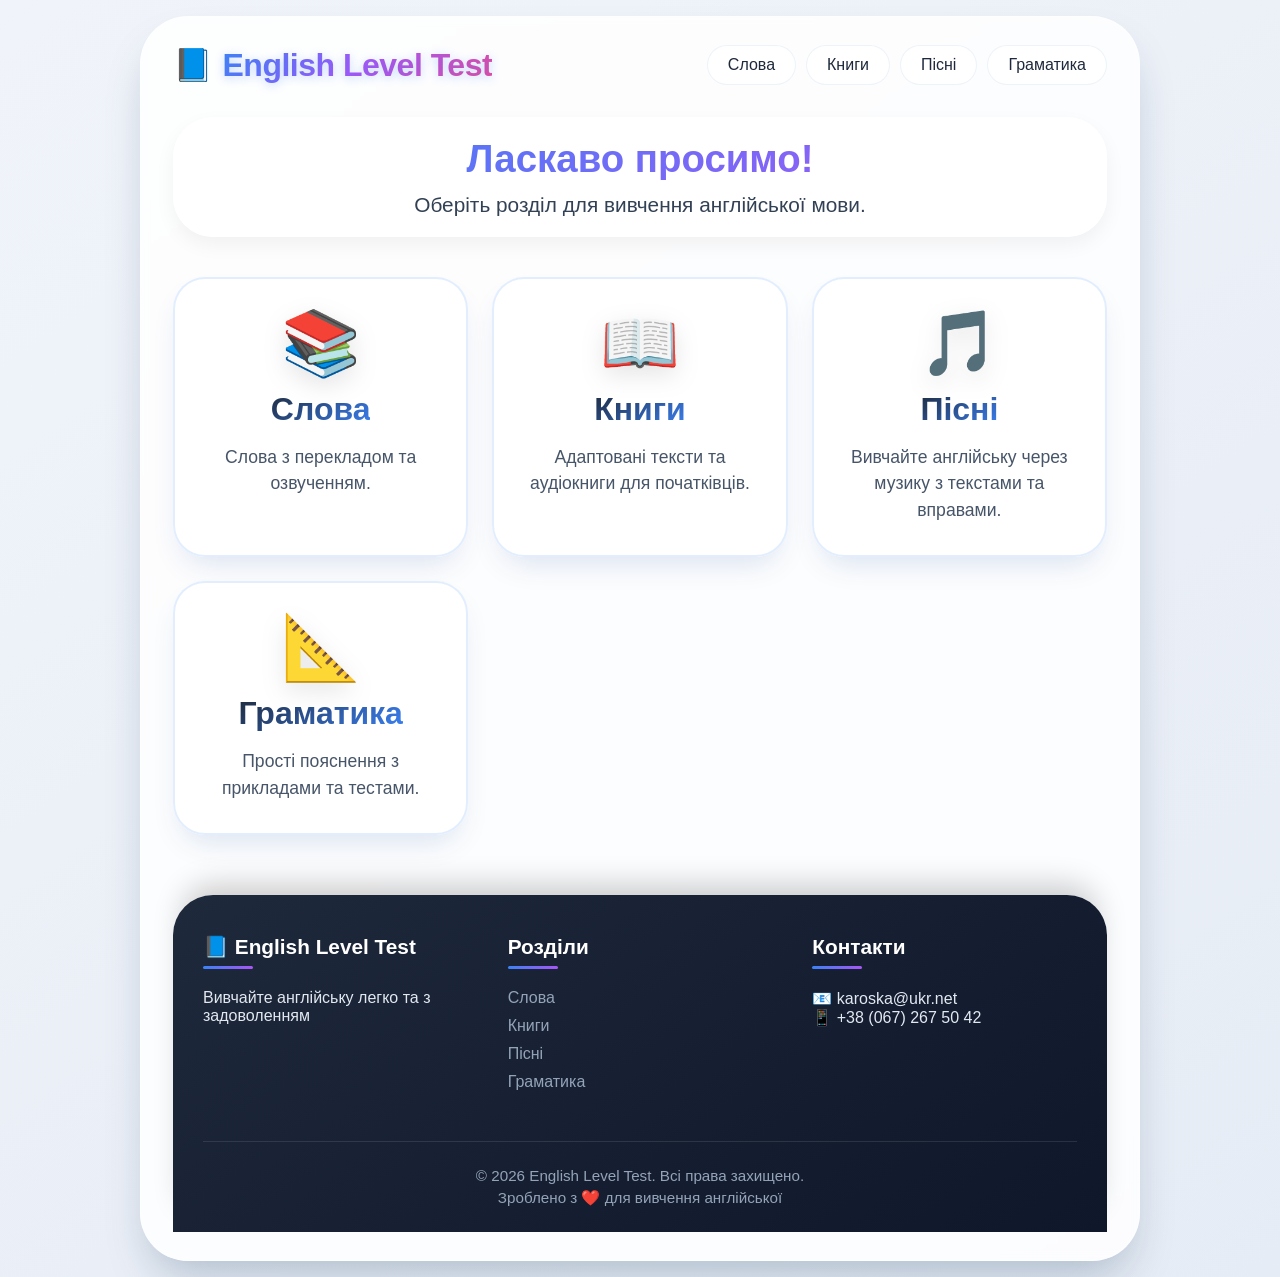
<file: index.html>
<!DOCTYPE html>
<html lang="uk">
<head>
    <meta charset="UTF-8">
    <meta name="viewport" content="width=device-width, initial-scale=1.0">
    <title>English A1 – Головна</title>
    <link rel="stylesheet" href="css/style.css">
</head>
<body>
    <div class="container">
        <header>
            <div class="header-left">
                <h1 class="logo">
                    <a href="index.html">📘 <span class="logo-text">English Level Test</span></a>
                </h1>
            </div>
            
            <!-- Гамбургер-меню (тільки для мобільних) -->
            <div class="hamburger-menu">
                <input id="menu-toggle" type="checkbox" />
                <label class="menu-btn" for="menu-toggle">
                    <span></span>
                </label>
                
                <!-- Навігаційне меню -->
                <nav class="menu-nav">
                    <ul>
                        <li><a href="../English-Level-Test/english-learning-words/index.html">Слова</a></li>
                        <li><a href="./english-learning-book/index.html">Книги</a></li>
                        <li><a href="songs.html">Пісні</a></li>
                        <li><a href="grammar.html">Граматика</a></li>
                    </ul>
                </nav>
            </div>
        </header>

        <main>
            <section class="intro">
                <h2>Ласкаво просимо!</h2>
                <p>Оберіть розділ для вивчення англійської мови.</p>
            </section>

            <div class="menu-grid">
                <!-- Картка Слова -->
                <a href="../English-Level-Test/english-learning-words/index.html" class="menu-card">
                    <div class="menu-icon">📚</div>
                    <h3>Слова</h3>
                    <p>Слова з перекладом та озвученням.</p>
                </a>

                <!-- Картка Книги -->
                <a href="./english-learning-book/index.html" class="menu-card">
                    <div class="menu-icon">📖</div>
                    <h3>Книги</h3>
                    <p>Адаптовані тексти та аудіокниги для початківців.</p>
                </a>

                <!-- Картка Пісні -->
                <a href="songs.html" class="menu-card">
                    <div class="menu-icon">🎵</div>
                    <h3>Пісні</h3>
                    <p>Вивчайте англійську через музику з текстами та вправами.</p>
                </a>

                <!-- Картка Граматика -->
                <a href="grammar.html" class="menu-card">
                    <div class="menu-icon">📐</div>
                    <h3>Граматика</h3>
                    <p>Прості пояснення з прикладами та тестами.</p>
                </a>
            </div>
        </main>

        <footer>
            <div class="footer-content">
                <div class="footer-section">
                    <h4>📘 English Level Test</h4>
                    <p>Вивчайте англійську легко та з задоволенням</p>
                </div>
                <div class="footer-section">
                    <h4>Розділи</h4>
                    <ul>
                        <li><a href="words.html">Слова</a></li>
                        <li><a href="books.html">Книги</a></li>
                        <li><a href="songs.html">Пісні</a></li>
                        <li><a href="grammar.html">Граматика</a></li>
                    </ul>
                </div>
                <div class="footer-section">
                    <h4>Контакти</h4>
                    <p>📧 karoska@ukr.net</p>
                    <p>📱 +38 (067) 267 50 42</p>
                </div>
            </div>
            <div class="footer-bottom">
                <p>&copy; 2026 English Level Test. Всі права захищено.</p>
                <p>Зроблено з ❤️ для вивчення англійської</p>
            </div>
        </footer>
    </div>
</body>
</html>
</file>
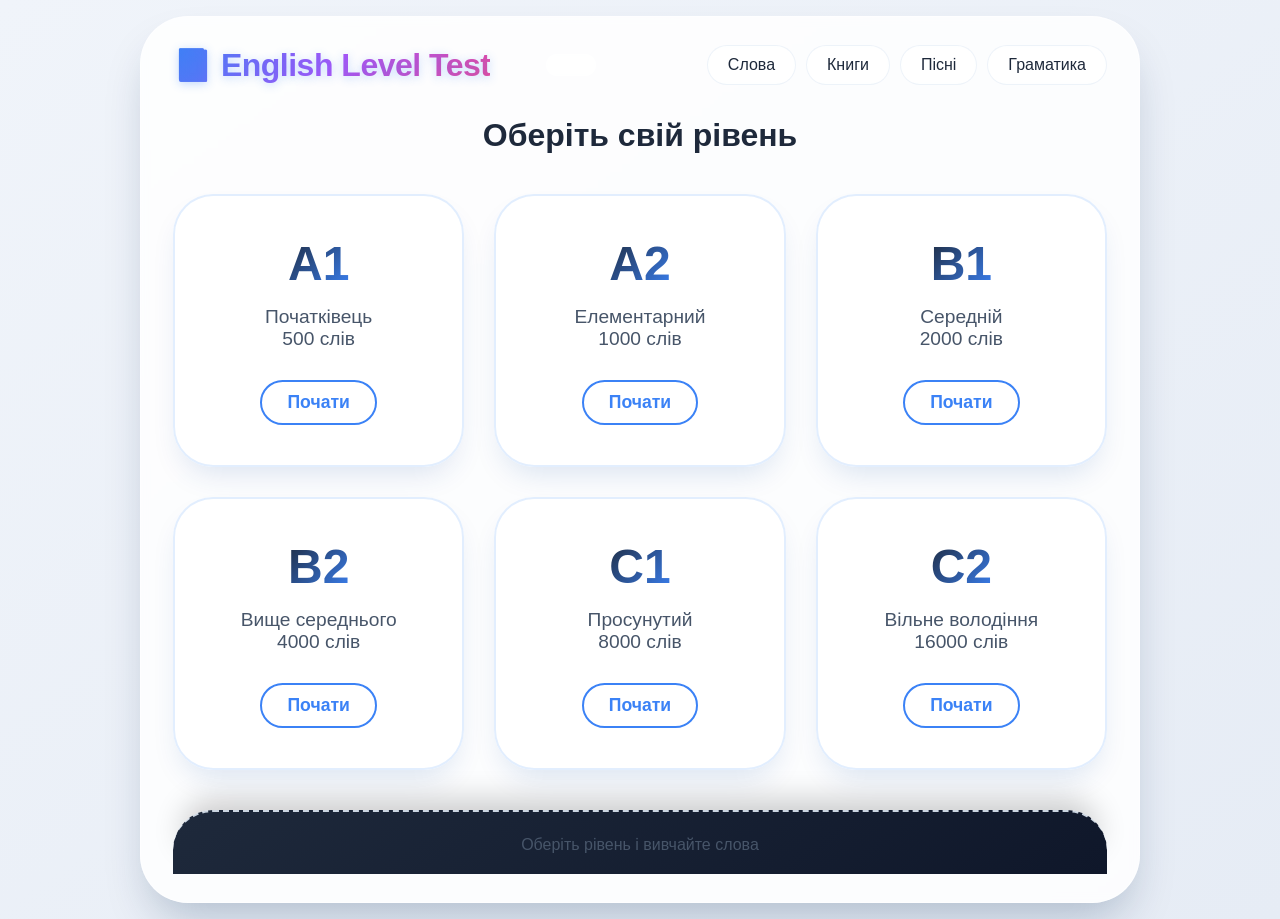
<file: english-learning-words/index.html>
<!DOCTYPE html>
<html lang="uk">
<head>
    <meta charset="UTF-8">
    <meta name="viewport" content="width=device-width, initial-scale=1.0">
    <title>Рівні англійської мови</title>
    <link rel="stylesheet" href="../css/style.css">
    <link rel="stylesheet" href="css/style.css">
    <style>
        /* Стилі тільки для головної сторінки */
        .levels-grid {
            display: grid;
            grid-template-columns: repeat(auto-fit, minmax(260px, 1fr));
            gap: 30px;
            margin: 40px 0 20px;
        }

        .level-card {
            background: rgba(255, 255, 255, 0.8);
            backdrop-filter: blur(8px);
            border-radius: 40px;
            padding: 40px 20px;
            text-align: center;
            text-decoration: none;
            color: #1e293b;
            border: 2px solid rgba(219, 234, 254, 0.8);
            box-shadow: 0 15px 30px -10px rgba(0, 67, 156, 0.15);
            transition: all 0.3s ease;
            display: flex;
            flex-direction: column;
            align-items: center;
            gap: 15px;
        }

        .level-card:hover {
            transform: translateY(-8px);
            border-color: #3b82f6;
            box-shadow: 0 25px 40px -10px #3b82f6;
        }

        .level-card h2 {
            font-size: 3rem;
            font-weight: 700;
            background: linear-gradient(135deg, #1e293b, #3b82f6);
            -webkit-background-clip: text;
            -webkit-text-fill-color: transparent;
            background-clip: text;
            margin: 0;
        }

        .level-card p {
            font-size: 1.2rem;
            color: #475569;
            margin: 0;
        }

        .level-card .btn {
            margin-top: 15px;
            background: white;
            color: #3b82f6;
            border: 2px solid #3b82f6;
            box-shadow: none;
            padding: 10px 25px;
        }

        .level-card:hover .btn {
            background: #3b82f6;
            color: white;
        }

        @media (max-width: 600px) {
            .levels-grid {
                gap: 20px;
            }
            .level-card {
                padding: 30px 15px;
            }
            .level-card h2 {
                font-size: 2.4rem;
            }
        }
    </style>
</head>
<body>
    <div class="container">
        <header>
            <h1 class="logo">
                <a href="../index.html">📘 English Level Test</a>
            </h1>
            <div class="scoreboard" style="background: transparent; box-shadow: none;"></div>
            <div class="controls"></div>

                    <!-- Гамбургер-меню (тільки для мобільних) -->
            <div class="hamburger-menu">
                <input id="menu-toggle" type="checkbox" />
                <label class="menu-btn" for="menu-toggle">
                    <span></span>
                </label>
                
                <!-- Навігаційне меню -->
                <nav class="menu-nav">
                    <ul>
                        <li><a href="../english-learning-words/index.html">Слова</a></li>
                        <li><a href="../english-learning-book/index.html">Книги</a></li>
                        <li><a href="songs.html">Пісні</a></li>
                        <li><a href="grammar.html">Граматика</a></li>
                    </ul>
                </nav>
            </div>    
        </header>

        <main>
            <h2 style="text-align: center; font-size: 2rem; margin: 20px 0; color: #1e293b;">Оберіть свій рівень</h2>
            <div class="levels-grid">
                <a href="pages/a1.html" class="level-card">
                    <h2>A1</h2>
                    <p>Початківець<br>500 слів</p>
                    <span class="btn">Почати</span>
                </a>
                <a href="pages/a2.html" class="level-card">
                    <h2>A2</h2>
                    <p>Елементарний<br>1000 слів</p>
                    <span class="btn">Почати</span>
                </a>
                <a href="pages/b1.html" class="level-card">
                    <h2>B1</h2>
                    <p>Середній<br>2000 слів</p>
                    <span class="btn">Почати</span>
                </a>
                <a href="pages/b2.html" class="level-card">
                    <h2>B2</h2>
                    <p>Вище середнього<br>4000 слів</p>
                    <span class="btn">Почати</span>
                </a>
                <a href="pages/c1.html" class="level-card">
                    <h2>C1</h2>
                    <p>Просунутий<br>8000 слів</p>
                    <span class="btn">Почати</span>
                </a>
                <a href="pages/c2.html" class="level-card">
                    <h2>C2</h2>
                    <p>Вільне володіння<br>16000 слів</p>
                    <span class="btn">Почати</span>
                </a>
            </div>
        </main>

        <footer>
            <p>Оберіть рівень і вивчайте слова</p>
        </footer>
    </div>
</body>
</html>
</file>
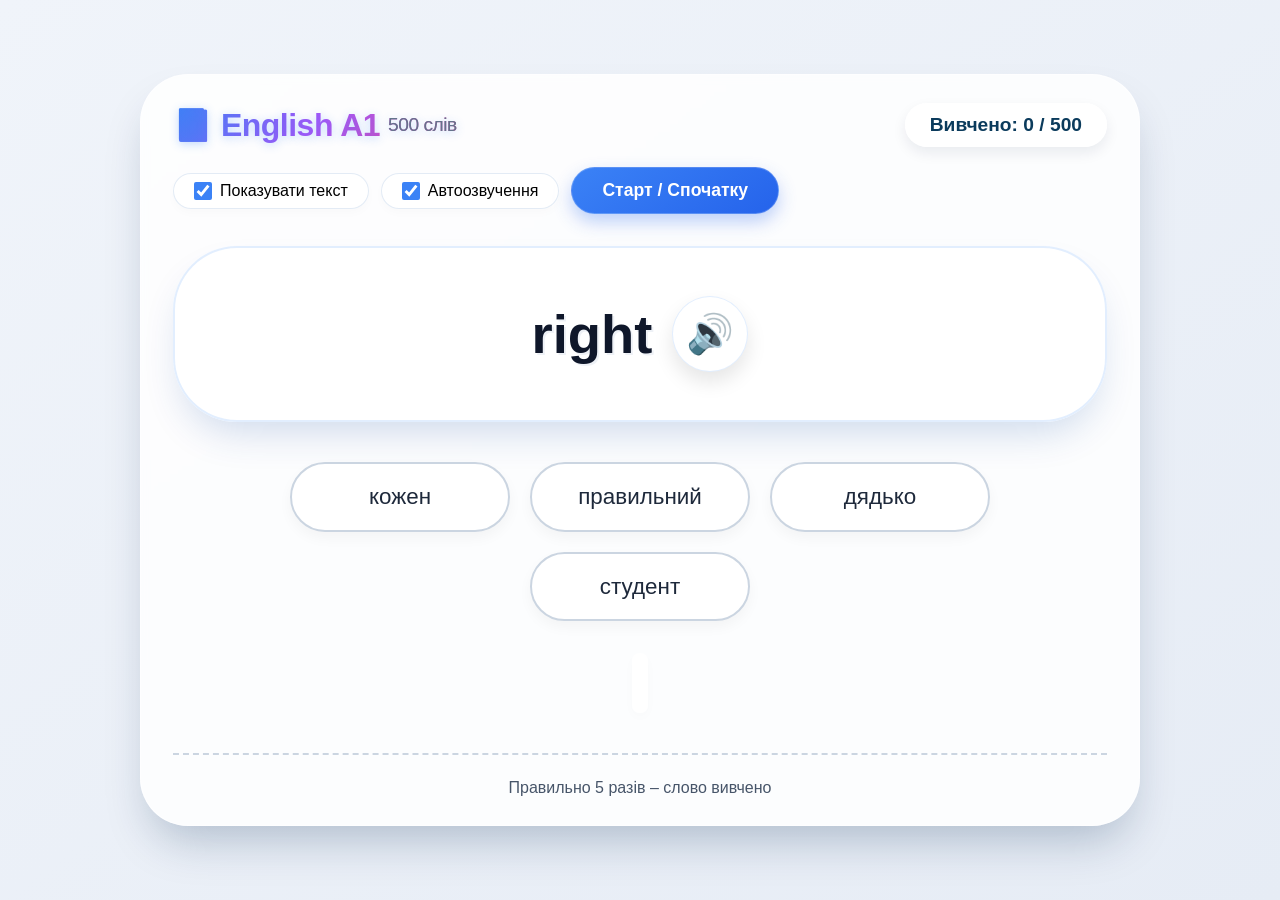
<file: english-learning-words/pages/a1.html>
<!DOCTYPE html>
<html lang="uk">
<head>
    <meta charset="UTF-8">
    <meta name="viewport" content="width=device-width, initial-scale=1.0">
    <title>Англійська A1 – 500 слів</title>
    <link rel="stylesheet" href="../css/style.css">
</head>
<body>
    <div class="container">
        <header>
            <h1 class="logo">
                <a href="../index.html">📘 English A1 <span class="logo-sub">500 слів</span></a>
            </h1>
            <div class="scoreboard">
                <span>Вивчено: <span id="learned-count">0</span> / <span id="total-words">500</span></span>
            </div>
            <div class="controls">
                <label class="toggle-text">
                    <input type="checkbox" id="show-text" checked> Показувати текст
                </label>
                <label class="toggle-text">
                    <input type="checkbox" id="auto-speak" checked> Автоозвучення
                </label>
                <button id="reset-btn" class="btn">Старт / Спочатку</button>
            </div>
        </header>

        <main>
            <div class="word-card">
                <div class="english-word" id="english-word-container">
                    <span id="english-word"></span>
                    <button id="speak-btn" class="speak-btn" aria-label="Прослухати">🔊</button>
                </div>
            </div>

            <div class="options" id="options">
                <!-- 4 кнопки будуть додані через JS -->
            </div>

            <div class="message" id="message"></div>
        </main>

        <footer>
            <p>Правильно 5 разів – слово вивчено</p>
        </footer>
    </div>

    <script src="../js/a1-words.js"></script>
    <script src="../js/main.js"></script>
</body>
</html>
</file>
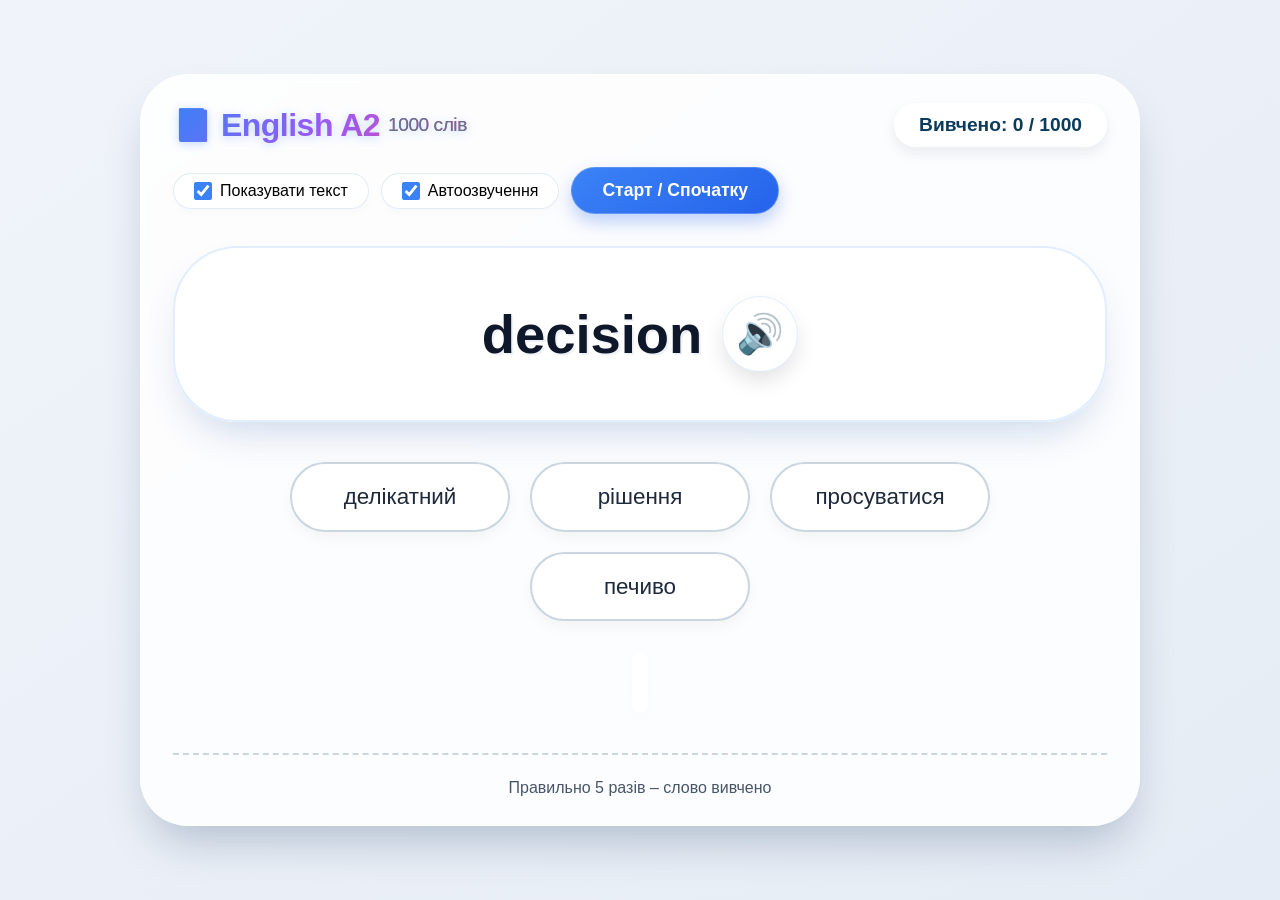
<file: english-learning-words/pages/a2.html>
<!DOCTYPE html>
<html lang="uk">
<head>
    <meta charset="UTF-8">
    <meta name="viewport" content="width=device-width, initial-scale=1.0">
    <title>Англійська A2 – 1000 слів</title>
    <link rel="stylesheet" href="../css/style.css">
</head>
<body>
    <div class="container">
        <header>
            <h1 class="logo">
                <a href="../index.html">📘 English A2 <span class="logo-sub">1000 слів</span></a>
            </h1>
            <div class="scoreboard">
                <span>Вивчено: <span id="learned-count">0</span> / <span id="total-words">500</span></span>
            </div>
            <div class="controls">
                <label class="toggle-text">
                    <input type="checkbox" id="show-text" checked> Показувати текст
                </label>
                <label class="toggle-text">
                    <input type="checkbox" id="auto-speak" checked> Автоозвучення
                </label>
                <button id="reset-btn" class="btn">Старт / Спочатку</button>
            </div>
        </header>

        <main>
            <div class="word-card">
                <div class="english-word" id="english-word-container">
                    <span id="english-word"></span>
                    <button id="speak-btn" class="speak-btn" aria-label="Прослухати">🔊</button>
                </div>
            </div>

            <div class="options" id="options">
                <!-- 4 кнопки будуть додані через JS -->
            </div>

            <div class="message" id="message"></div>
        </main>

        <footer>
            <p>Правильно 5 разів – слово вивчено</p>
        </footer>
    </div>

    <script src="../js/a2-words.js"></script>
    <script src="../js/main.js"></script>
</body>
</html>
</file>
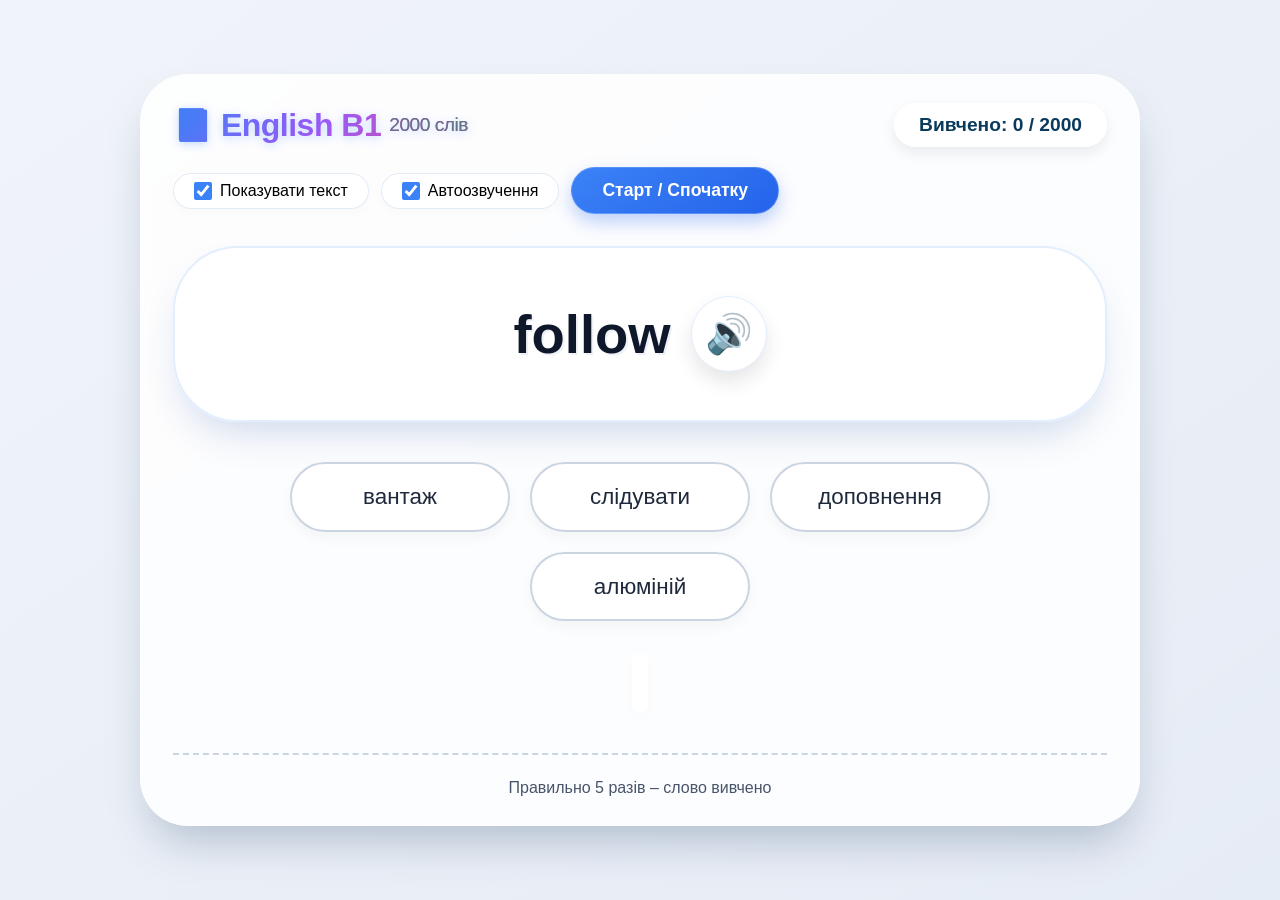
<file: english-learning-words/pages/b1.html>
<!DOCTYPE html>
<html lang="uk">
<head>
    <meta charset="UTF-8">
    <meta name="viewport" content="width=device-width, initial-scale=1.0">
    <title>Англійська B1 – 2000 слів</title>
    <link rel="stylesheet" href="../css/style.css">
</head>
<body>
    <div class="container">
        <header>
            <h1 class="logo">
                <a href="../index.html">📘 English B1 <span class="logo-sub">2000 слів</span></a>
            </h1>
            <div class="scoreboard">
                <span>Вивчено: <span id="learned-count">0</span> / <span id="total-words">500</span></span>
            </div>
            <div class="controls">
                <label class="toggle-text">
                    <input type="checkbox" id="show-text" checked> Показувати текст
                </label>
                <label class="toggle-text">
                    <input type="checkbox" id="auto-speak" checked> Автоозвучення
                </label>
                <button id="reset-btn" class="btn">Старт / Спочатку</button>
            </div>
        </header>

        <main>
            <div class="word-card">
                <div class="english-word" id="english-word-container">
                    <span id="english-word"></span>
                    <button id="speak-btn" class="speak-btn" aria-label="Прослухати">🔊</button>
                </div>
            </div>

            <div class="options" id="options">
                <!-- 4 кнопки будуть додані через JS -->
            </div>

            <div class="message" id="message"></div>
        </main>

        <footer>
            <p>Правильно 5 разів – слово вивчено</p>
        </footer>
    </div>

    <script src="../js/b1-words.js"></script>
    <script src="../js/main.js"></script>
</body>
</html>
</file>
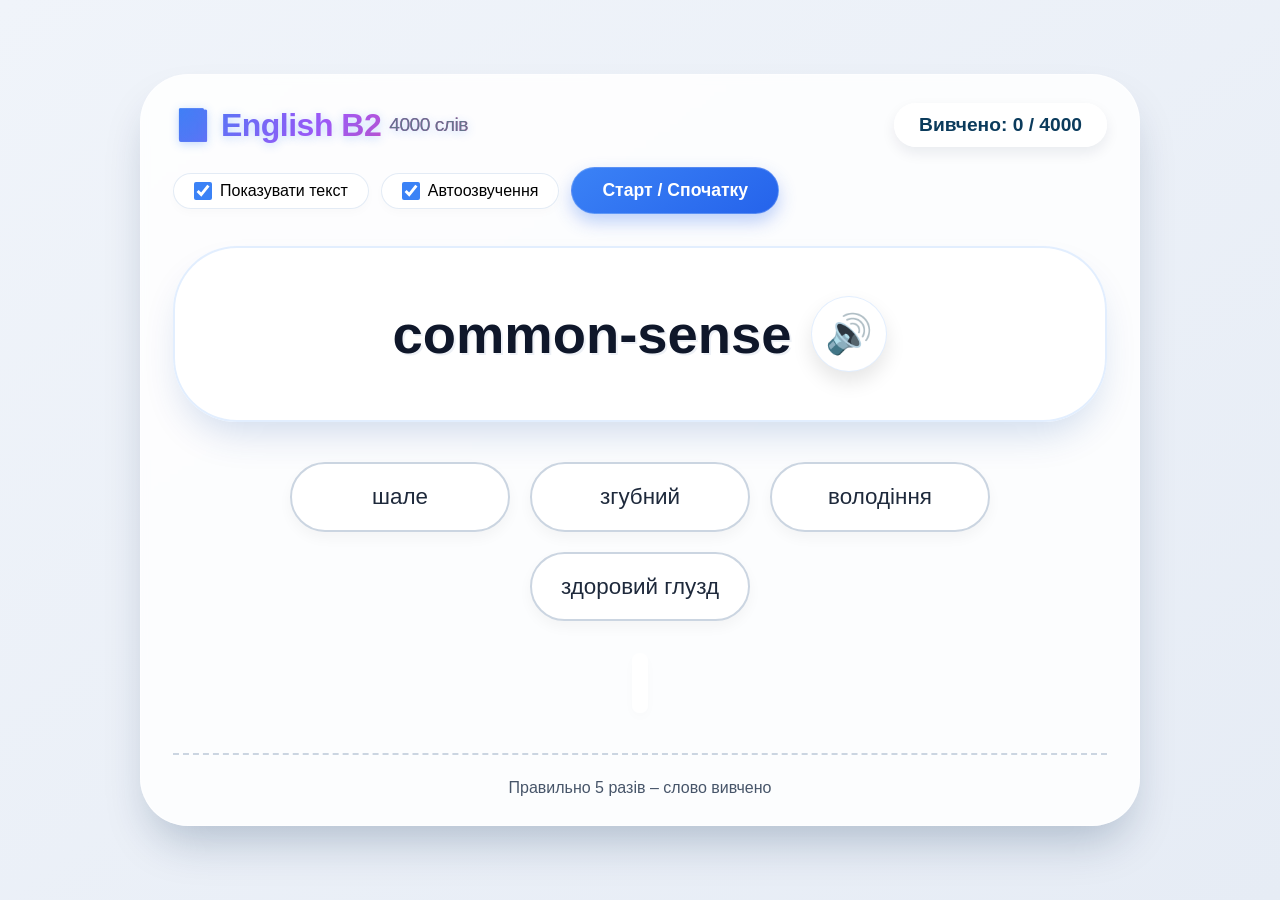
<file: english-learning-words/pages/b2.html>
<!DOCTYPE html>
<html lang="uk">
<head>
    <meta charset="UTF-8">
    <meta name="viewport" content="width=device-width, initial-scale=1.0">
    <title>Англійська B2 – 4000 слів</title>
    <link rel="stylesheet" href="../css/style.css">
</head>
<body>
    <div class="container">
        <header>
            <h1 class="logo">
                <a href="../index.html">📘 English B2 <span class="logo-sub">4000 слів</span></a>
            </h1>
            <div class="scoreboard">
                <span>Вивчено: <span id="learned-count">0</span> / <span id="total-words">500</span></span>
            </div>
            <div class="controls">
                <label class="toggle-text">
                    <input type="checkbox" id="show-text" checked> Показувати текст
                </label>
                <label class="toggle-text">
                    <input type="checkbox" id="auto-speak" checked> Автоозвучення
                </label>
                <button id="reset-btn" class="btn">Старт / Спочатку</button>
            </div>
        </header>

        <main>
            <div class="word-card">
                <div class="english-word" id="english-word-container">
                    <span id="english-word"></span>
                    <button id="speak-btn" class="speak-btn" aria-label="Прослухати">🔊</button>
                </div>
            </div>

            <div class="options" id="options">
                <!-- 4 кнопки будуть додані через JS -->
            </div>

            <div class="message" id="message"></div>
        </main>

        <footer>
            <p>Правильно 5 разів – слово вивчено</p>
        </footer>
    </div>

    <script src="../js/b2-words.js"></script>
    <script src="../js/main.js"></script>
</body>
</html>
</file>
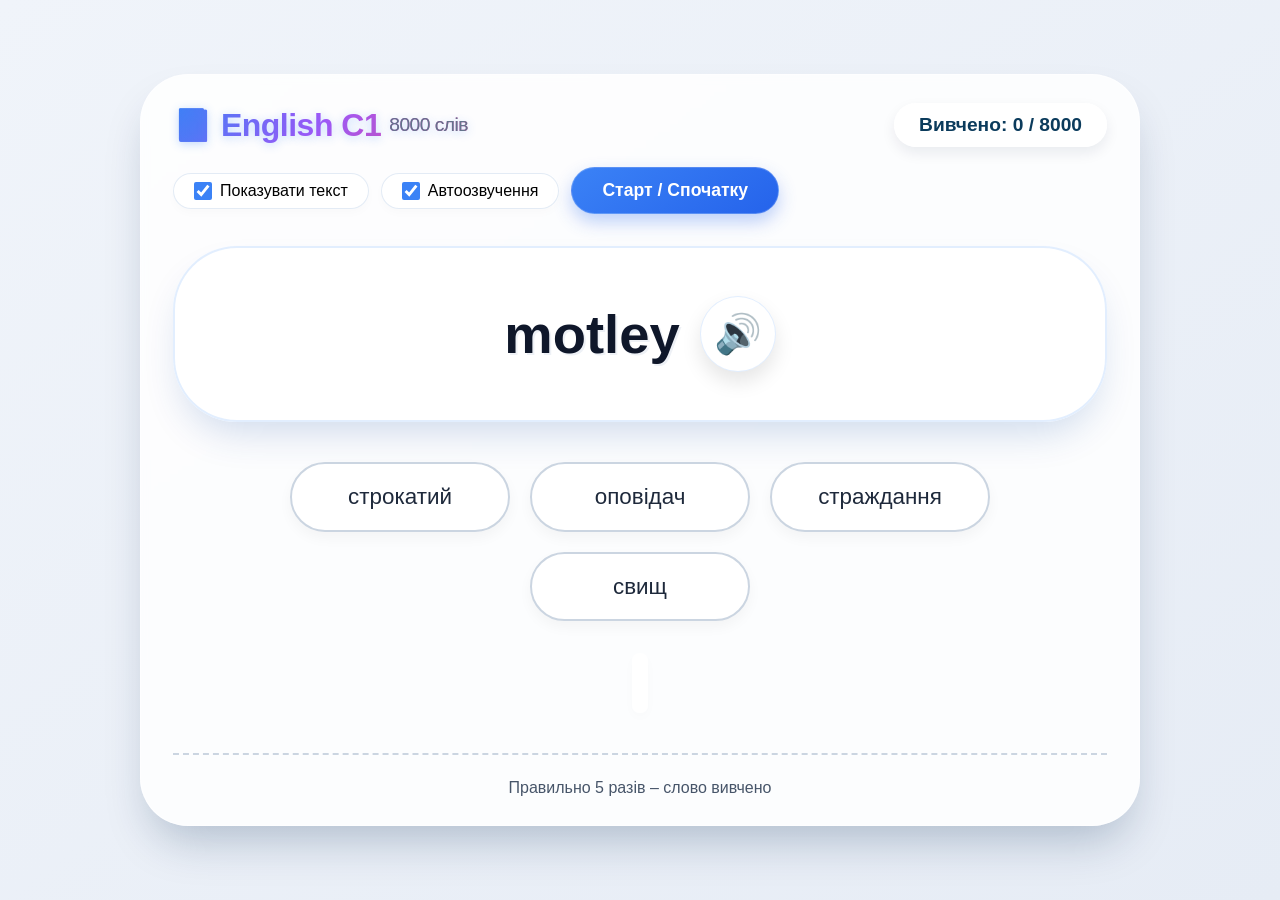
<file: english-learning-words/pages/c1.html>
<!DOCTYPE html>
<html lang="uk">
<head>
    <meta charset="UTF-8">
    <meta name="viewport" content="width=device-width, initial-scale=1.0">
    <title>Англійська C1 – 8000 слів</title>
    <link rel="stylesheet" href="../css/style.css">
</head>
<body>
    <div class="container">
        <header>
            <h1 class="logo">
                <a href="../index.html">📘 English C1 <span class="logo-sub">8000 слів</span></a>
            </h1>
            <div class="scoreboard">
                <span>Вивчено: <span id="learned-count">0</span> / <span id="total-words">8000</span></span>
            </div>
            <div class="controls">
                <label class="toggle-text">
                    <input type="checkbox" id="show-text" checked> Показувати текст
                </label>
                <label class="toggle-text">
                    <input type="checkbox" id="auto-speak" checked> Автоозвучення
                </label>
                <button id="reset-btn" class="btn">Старт / Спочатку</button>
            </div>
        </header>

        <main>
            <div class="word-card">
                <div class="english-word" id="english-word-container">
                    <span id="english-word"></span>
                    <button id="speak-btn" class="speak-btn" aria-label="Прослухати">🔊</button>
                </div>
            </div>

            <div class="options" id="options">
                <!-- 4 кнопки будуть додані через JS -->
            </div>

            <div class="message" id="message"></div>
        </main>

        <footer>
            <p>Правильно 5 разів – слово вивчено</p>
        </footer>
    </div>

    <script src="../js/c1-words.js"></script>
    <script src="../js/main.js"></script>
</body>
</html>
</file>
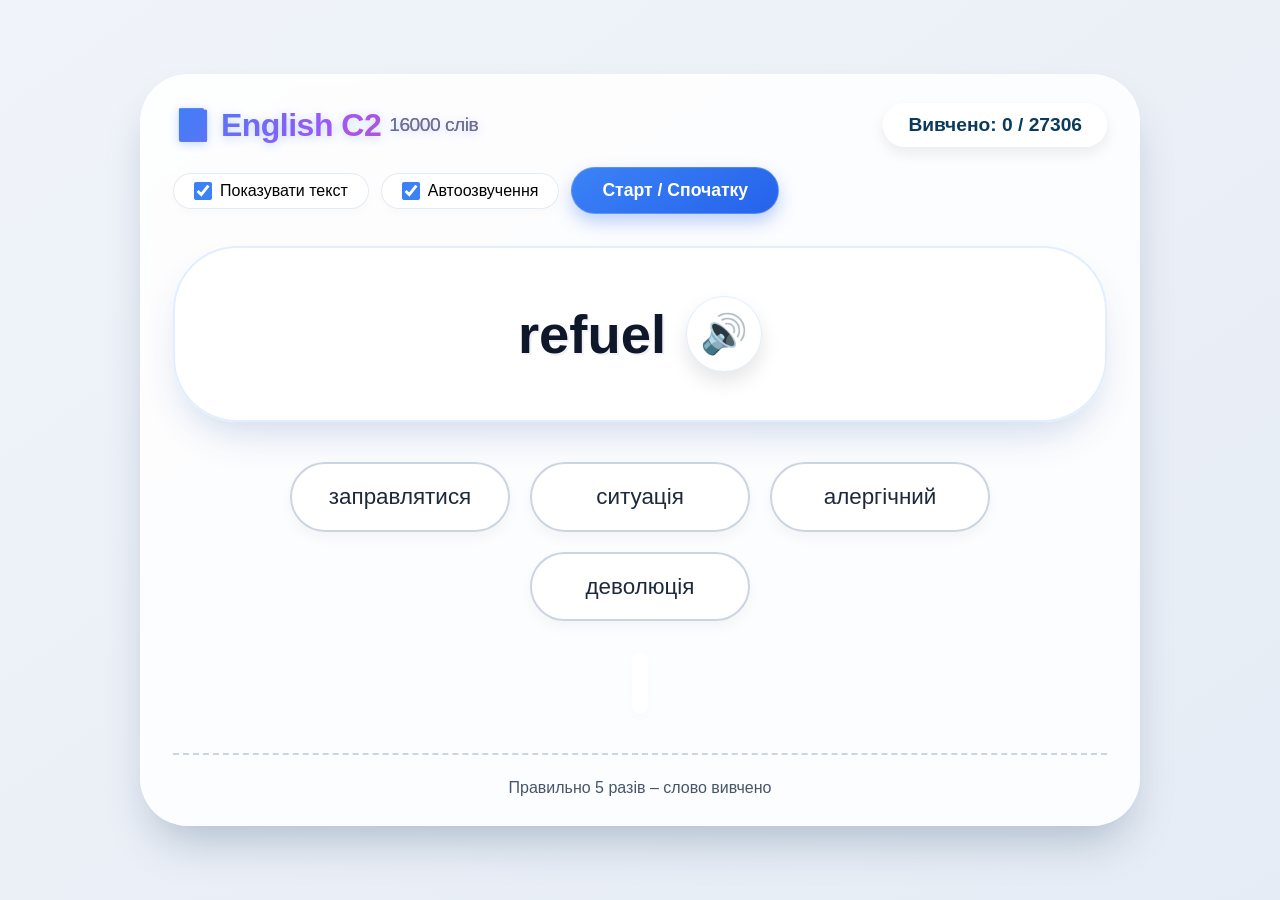
<file: english-learning-words/pages/c2.html>
<!DOCTYPE html>
<html lang="uk">
<head>
    <meta charset="UTF-8">
    <meta name="viewport" content="width=device-width, initial-scale=1.0">
    <title>Англійська С2 – 16000 слів</title>
    <link rel="stylesheet" href="../css/style.css">
</head>
<body>
    <div class="container">
        <header>
            <h1 class="logo">
                <a href="../index.html">📘 English С2 <span class="logo-sub">16000 слів</span></a>
            </h1>
            <div class="scoreboard">
                <span>Вивчено: <span id="learned-count">0</span> / <span id="total-words">16000</span></span>
            </div>
            <div class="controls">
                <label class="toggle-text">
                    <input type="checkbox" id="show-text" checked> Показувати текст
                </label>
                <label class="toggle-text">
                    <input type="checkbox" id="auto-speak" checked> Автоозвучення
                </label>
                <button id="reset-btn" class="btn">Старт / Спочатку</button>
            </div>
        </header>

        <main>
            <div class="word-card">
                <div class="english-word" id="english-word-container">
                    <span id="english-word"></span>
                    <button id="speak-btn" class="speak-btn" aria-label="Прослухати">🔊</button>
                </div>
            </div>

            <div class="options" id="options">
                <!-- 4 кнопки будуть додані через JS -->
            </div>

            <div class="message" id="message"></div>
        </main>

        <footer>
            <p>Правильно 5 разів – слово вивчено</p>
        </footer>
    </div>

    <script src="../js/c2-words.js"></script>
    <script src="../js/main.js"></script>
</body>
</html>
</file>
<file: css/style.css>
/* ========== Скидання стилів та основні налаштування ========== */
* {
    margin: 0;
    padding: 0;
    box-sizing: border-box;
    font-family: 'Segoe UI', Roboto, sans-serif;
}

body {
    background: linear-gradient(145deg, #f0f4fa 0%, #e6ecf5 100%);
    min-height: 100vh;
    display: flex;
    justify-content: center;
    align-items: center;
    padding: 16px;
}

.container {
    max-width: 1000px;
    width: 100%;
    background: rgba(255, 255, 255, 0.85);
    backdrop-filter: blur(4px);
    border-radius: 48px;
    box-shadow: 0 25px 45px -12px rgba(0, 40, 80, 0.25);
    padding: 28px 32px;
    border: 1px solid rgba(255, 255, 255, 0.5);
}

/* ========== Шапка (header) ========== */
header {
    display: flex;
    flex-wrap: wrap;
    align-items: center;
    justify-content: space-between;
    gap: 20px 16px;
    margin-bottom: 32px;
}

/* Логотип */
.logo a {
    text-decoration: none;
    display: flex;
    align-items: center;
    gap: 10px;
    font-size: 2rem;
    font-weight: 700;
    letter-spacing: -0.5px;
}

.logo-text {
    background: linear-gradient(135deg, #3b82f6, #a855f7, #ec4899);
    -webkit-background-clip: text;
    -webkit-text-fill-color: transparent;
    background-clip: text;
    text-shadow: 0 2px 10px rgba(59,130,246,0.3);
    transition: text-shadow 0.3s ease;
}

.logo a:hover .logo-text {
    text-shadow: 0 4px 20px rgba(168,85,247,0.5);
}

/* Табло прогресу */
.scoreboard {
    background: #ffffffd9;
    padding: 10px 24px;
    border-radius: 40px;
    font-size: 1.2rem;
    font-weight: 600;
    color: #0b3b5c;
    box-shadow: 0 6px 14px rgba(0, 30, 60, 0.08);
    backdrop-filter: blur(2px);
    border: 1px solid rgba(255, 255, 255, 0.7);
}

/* Панель керування (чекбокси, кнопки) */
.controls {
    display: flex;
    gap: 12px;
    align-items: center;
    flex-wrap: wrap;
}

.toggle-text {
    display: flex;
    align-items: center;
    gap: 8px;
    cursor: pointer;
    background: #ffffffd9;
    padding: 8px 20px;
    border-radius: 40px;
    font-size: 1rem;
    font-weight: 500;
    transition: background 0.2s, box-shadow 0.2s;
    backdrop-filter: blur(2px);
    border: 1px solid rgba(200, 215, 235, 0.5);
    box-shadow: 0 4px 10px rgba(0, 0, 0, 0.02);
}

.toggle-text:hover {
    background: #ffffff;
    box-shadow: 0 8px 16px rgba(0, 40, 70, 0.1);
}

.toggle-text input {
    width: 18px;
    height: 18px;
    cursor: pointer;
    accent-color: #3b82f6;
}

/* Кнопки (загальний стиль) */
.btn {
    background: linear-gradient(145deg, #3b82f6, #2563eb);
    border: none;
    color: white;
    padding: 12px 30px;
    border-radius: 40px;
    font-size: 1.1rem;
    font-weight: 600;
    cursor: pointer;
    transition: all 0.2s ease;
    box-shadow: 0 8px 18px rgba(37, 99, 235, 0.3);
    border: 1px solid rgba(255, 255, 255, 0.2);
}

.btn:hover {
    background: linear-gradient(145deg, #2563eb, #1d4ed8);
    transform: translateY(-2px);
    box-shadow: 0 12px 24px rgba(37, 99, 235, 0.4);
}

.btn:active {
    transform: translateY(0);
    box-shadow: 0 4px 12px rgba(37, 99, 235, 0.4);
}

/* ========== Головна сторінка: меню ========== */
.intro {
    text-align: center;
    margin: 20px 0 40px;
    padding: 20px;
    background: rgba(255, 255, 255, 0.7);
    border-radius: 40px;
    backdrop-filter: blur(4px);
    box-shadow: 0 8px 20px rgba(0,0,0,0.05);
}

.intro h2 {
    font-size: 2.4rem;
    color: #1e293b;
    margin-bottom: 12px;
    background: linear-gradient(135deg, #3b82f6, #a855f7);
    -webkit-background-clip: text;
    -webkit-text-fill-color: transparent;
    background-clip: text;
}

.intro p {
    font-size: 1.3rem;
    color: #334155;
}

.menu-grid {
    display: grid;
    grid-template-columns: repeat(auto-fit, minmax(250px, 1fr));
    gap: 24px;
    margin: 40px 0;
}

.menu-card {
    background: rgba(255, 255, 255, 0.9);
    backdrop-filter: blur(4px);
    border-radius: 32px;
    padding: 32px 20px;
    text-align: center;
    text-decoration: none;
    color: #1e293b;
    border: 2px solid rgba(219, 234, 254, 0.8);
    box-shadow: 0 15px 30px -10px rgba(0, 67, 156, 0.15);
    transition: all 0.3s ease;
    display: flex;
    flex-direction: column;
    align-items: center;
    gap: 16px;
}

.menu-card:hover {
    transform: translateY(-8px);
    border-color: #3b82f6;
    box-shadow: 0 25px 40px -12px rgba(59, 130, 246, 0.4);
    background: white;
}

.menu-icon {
    font-size: 4rem;
    line-height: 1;
    filter: drop-shadow(0 8px 12px rgba(0,0,0,0.1));
}

.menu-card h3 {
    font-size: 2rem;
    font-weight: 700;
    margin: 0;
    background: linear-gradient(145deg, #1e293b, #3b82f6);
    -webkit-background-clip: text;
    -webkit-text-fill-color: transparent;
    background-clip: text;
}

.menu-card p {
    font-size: 1.1rem;
    color: #475569;
    margin: 0;
    line-height: 1.5;
}

/* ========== Гамбургер-меню ========== */
.hamburger-menu {
    display: none;
    position: relative;
}

#menu-toggle {
    opacity: 0;
    position: absolute;
    width: 100%;
    height: 100%;
    cursor: pointer;
    z-index: 2;
}

.menu-btn {
    display: flex;
    align-items: center;
    justify-content: center;
    width: 40px;
    height: 40px;
    cursor: pointer;
    z-index: 1;
    background: rgba(255, 255, 255, 0.9);
    border-radius: 50%;
    box-shadow: 0 2px 10px rgba(0,0,0,0.1);
}

.menu-btn span,
.menu-btn span::before,
.menu-btn span::after {
    display: block;
    position: absolute;
    width: 20px;
    height: 2px;
    background-color: #3b82f6;
    transition-duration: 0.25s;
}

.menu-btn span::before {
    content: '';
    top: -6px;
}

.menu-btn span::after {
    content: '';
    top: 6px;
}

#menu-toggle:checked + .menu-btn span {
    transform: rotate(45deg);
}

#menu-toggle:checked + .menu-btn span::before {
    top: 0;
    transform: rotate(0);
}

#menu-toggle:checked + .menu-btn span::after {
    top: 0;
    transform: rotate(90deg);
}

.menu-nav {
    position: fixed;
    top: 0;
    right: -100%;
    width: 250px;
    height: 100vh;
    background: rgba(255, 255, 255, 0.98);
    backdrop-filter: blur(10px);
    padding: 80px 20px 20px;
    transition: right 0.3s ease;
    box-shadow: -5px 0 30px rgba(0,0,0,0.1);
    z-index: 100;
}

#menu-toggle:checked ~ .menu-nav {
    right: 0;
}

.menu-nav ul {
    list-style: none;
    padding: 0;
    margin: 0;
}

.menu-nav li {
    margin-bottom: 15px;
}

.menu-nav a {
    display: block;
    padding: 12px 20px;
    font-size: 1.2rem;
    color: #1e293b;
    text-decoration: none;
    border-radius: 30px;
    transition: all 0.3s;
    background: rgba(59, 130, 246, 0.05);
}

.menu-nav a:hover {
    background: #3b82f6;
    color: white;
    transform: translateX(5px);
}

/* Затемнення фону при відкритому меню */
#menu-toggle:checked ~ .menu-nav::before {
    content: '';
    position: fixed;
    top: 0;
    left: 0;
    width: 100%;
    height: 100%;
    background: rgba(0,0,0,0.5);
    z-index: -1;
    animation: fadeIn 0.3s ease;
}

@keyframes fadeIn {
    from { opacity: 0; }
    to { opacity: 1; }
}

/* ========== Сторінка "Слова" (картка слова) ========== */
.word-card {
    background: #ffffffcc;
    backdrop-filter: blur(8px);
    border: 2px solid rgba(219, 234, 254, 0.8);
    border-radius: 64px;
    padding: 48px 24px;
    margin-bottom: 40px;
    text-align: center;
    box-shadow: 0 20px 40px -12px rgba(0, 67, 156, 0.2);
}

.english-word {
    display: flex;
    align-items: center;
    justify-content: center;
    gap: 20px;
    font-size: 3.4rem;
    font-weight: 700;
    color: #0f172a;
    flex-wrap: wrap;
    text-shadow: 2px 2px 0 rgba(226, 232, 240, 0.6);
}

.speak-btn {
    background: #ffffff;
    border: none;
    font-size: 2.4rem;
    cursor: pointer;
    padding: 8px;
    border-radius: 50%;
    width: 76px;
    height: 76px;
    display: inline-flex;
    align-items: center;
    justify-content: center;
    box-shadow: 0 10px 20px rgba(0, 0, 0, 0.1);
    transition: all 0.2s;
    border: 1px solid rgba(219, 234, 254, 0.8);
}

.speak-btn:hover {
    background: #f0f7ff;
    transform: scale(1.1) rotate(5deg);
    box-shadow: 0 16px 28px rgba(0, 70, 150, 0.2);
}

/* Варіанти відповідей */
.options {
    display: flex;
    flex-wrap: wrap;
    justify-content: center;
    gap: 20px;
    margin-bottom: 32px;
}

.option-btn {
    background: white;
    border: 2px solid #cbd5e1;
    border-radius: 60px;
    padding: 18px 24px;
    font-size: 1.4rem;
    font-weight: 500;
    color: #1e293b;
    cursor: pointer;
    transition: all 0.2s;
    box-shadow: 0 6px 14px rgba(0, 0, 0, 0.04);
    flex: 0 1 auto;
    min-width: 220px;
    max-width: 300px;
    text-align: center;
    line-height: 1.3;
    backdrop-filter: blur(4px);
}

.option-btn:hover:not(:disabled) {
    background: #f8fcff;
    border-color: #3b82f6;
    transform: translateY(-3px);
    box-shadow: 0 16px 28px rgba(59, 130, 246, 0.2);
}

/* Стани правильної/неправильної відповіді */
.option-btn.correct {
    background-color: #28a745 !important;
    border-color: #1e7e34 !important;
    color: white !important;
    box-shadow: 0 8px 20px rgba(40, 167, 69, 0.4) !important;
}

.option-btn.wrong {
    background-color: #dc3545 !important;
    border-color: #bd2130 !important;
    color: white !important;
    box-shadow: 0 8px 20px rgba(220, 53, 69, 0.4) !important;
    text-decoration: line-through wavy rgba(255,255,255,0.3);
}

.option-btn.correct:disabled,
.option-btn.wrong:disabled {
    opacity: 1 !important;
}

.option-btn:disabled {
    opacity: 0.8;
    cursor: not-allowed;
}

/* Повідомлення після відповіді */
.message {
    text-align: center;
    min-height: 60px;
    font-size: 1.5rem;
    font-weight: 500;
    color: #1e293b;
    padding: 8px;
    background: #ffffffb3;
    border-radius: 60px;
    width: fit-content;
    margin: 0 auto;
    backdrop-filter: blur(2px);
    box-shadow: 0 4px 12px rgba(0,0,0,0.02);
}

/* Вітання після завершення */
.congrats-message {
    text-align: center;
    padding: 48px 28px;
    background: linear-gradient(135deg, #667eea 0%, #764ba2 100%);
    border-radius: 48px;
    color: white;
    margin: 20px 0;
    animation: fadeIn 0.8s ease-out;
    box-shadow: 0 25px 40px -10px rgba(102, 126, 234, 0.5);
}

.congrats-message h2 {
    font-size: 3.2rem;
    margin-bottom: 20px;
    text-shadow: 3px 3px 0 rgba(0,0,0,0.1);
}

.congrats-message p {
    font-size: 1.6rem;
    margin-bottom: 20px;
    line-height: 1.6;
    opacity: 0.95;
}

.congrats-message .btn {
    background: white;
    color: #667eea;
    font-size: 1.3rem;
    padding: 16px 48px;
    border: none;
    transition: all 0.3s;
    box-shadow: 0 12px 28px rgba(0, 0, 0, 0.2);
}

.congrats-message .btn:hover {
    transform: scale(1.05);
    background: #f8faff;
    box-shadow: 0 18px 32px rgba(0, 0, 0, 0.25);
}

/* ========== Футер (новий красивий) ========== */
footer {
    margin-top: 60px;
    background: linear-gradient(145deg, #1e293b, #0f172a);
    border-radius: 40px 40px 0 0;
    padding: 40px 30px 20px;
    color: #e2e8f0;
    box-shadow: 0 -20px 30px -10px rgba(0,0,0,0.2);
}

.footer-content {
    display: grid;
    grid-template-columns: repeat(auto-fit, minmax(200px, 1fr));
    gap: 40px;
    margin-bottom: 40px;
}

.footer-section h4 {
    color: white;
    font-size: 1.3rem;
    margin-bottom: 20px;
    position: relative;
    padding-bottom: 10px;
}

.footer-section h4::after {
    content: '';
    position: absolute;
    left: 0;
    bottom: 0;
    width: 50px;
    height: 3px;
    background: linear-gradient(90deg, #3b82f6, #a855f7);
    border-radius: 3px;
}

.footer-section ul {
    list-style: none;
    padding: 0;
}

.footer-section ul li {
    margin-bottom: 10px;
}

.footer-section a {
    color: #94a3b8;
    text-decoration: none;
    transition: color 0.3s;
}

.footer-section a:hover {
    color: #3b82f6;
}

.footer-bottom {
    text-align: center;
    padding-top: 20px;
    border-top: 1px solid rgba(255,255,255,0.1);
}

.footer-bottom p {
    margin: 5px 0;
    color: #94a3b8;
    font-size: 0.95rem;
}

/* ========== Адаптивність (медіа-запити) ========== */
@media (max-width: 768px) {
    /* Показуємо гамбургер-меню */
    .hamburger-menu {
        display: block;
    }
    
    /* Ховаємо звичайне меню (якщо було) */
    .main-nav {
        display: none;
    }
    
    header {
        display: flex;
        justify-content: space-between;
        align-items: center;
    }
    
    .footer-content {
        grid-template-columns: 1fr;
        gap: 30px;
    }
}

@media (min-width: 769px) {
    /* Для комп'ютерів горизонтальне меню */
    .hamburger-menu {
        display: flex;
        align-items: center;
    }
    
    .menu-btn {
        display: none; /* Ховаємо кнопку-гамбургер */
    }
    
    .menu-nav {
        position: static;
        width: auto;
        height: auto;
        background: none;
        backdrop-filter: none;
        padding: 0;
        box-shadow: none;
        right: 0;
    }
    
    .menu-nav ul {
        display: flex;
        gap: 10px;
    }
    
    .menu-nav li {
        margin-bottom: 0;
    }
    
    .menu-nav a {
        padding: 10px 20px;
        background: rgba(255, 255, 255, 0.1);
        backdrop-filter: blur(4px);
        border: 1px solid rgba(200, 215, 235, 0.3);
        color: #1e293b;
        font-size: 1rem;
    }
    
    .menu-nav a:hover {
        background: #3b82f6;
        color: white;
        transform: translateY(-2px);
    }
}

@media (max-width: 700px) {
    .container {
        padding: 20px 18px;
    }
    
    .logo a {
        font-size: 1.6rem;
    }
    
    .english-word {
        font-size: 2.4rem;
        gap: 12px;
    }
    
    .speak-btn {
        width: 64px;
        height: 64px;
        font-size: 2rem;
    }
    
    .option-btn {
        font-size: 1.2rem;
        padding: 14px 16px;
        min-width: 160px;
    }
    
    .options {
        gap: 14px;
    }
    
    .controls {
        justify-content: center;
        width: 100%;
    }
    
    .toggle-text {
        padding: 6px 14px;
        font-size: 0.9rem;
    }
    
    .btn {
        padding: 10px 24px;
        font-size: 1rem;
    }
    
    .scoreboard {
        font-size: 1rem;
        padding: 6px 18px;
    }
}

@media (max-width: 480px) {
    .option-btn {
        min-width: 140px;
        font-size: 1.1rem;
    }
    
    .intro h2 {
        font-size: 2rem;
    }
    
    .intro p {
        font-size: 1.1rem;
    }
    
    .menu-grid {
        grid-template-columns: 1fr;
        gap: 16px;
    }
    
    .menu-card {
        padding: 24px 16px;
    }
    
    .menu-icon {
        font-size: 3rem;
    }
    
    .menu-card h3 {
        font-size: 1.8rem;
    }
}
</file>
<file: english-learning-words/css/style.css>
/* ========== Flat Design, адаптивність, красиві кнопки ========== */
* {
    margin: 0;
    padding: 0;
    box-sizing: border-box;
    font-family: 'Segoe UI', Roboto, sans-serif;
}

body {
    background: linear-gradient(145deg, #f0f4fa 0%, #e6ecf5 100%);
    min-height: 100vh;
    display: flex;
    justify-content: center;
    align-items: center;
    padding: 16px;
}

.container {
    max-width: 1000px;
    width: 100%;
    background: rgba(255, 255, 255, 0.85);
    backdrop-filter: blur(4px);
    border-radius: 48px;
    box-shadow: 0 25px 45px -12px rgba(0, 40, 80, 0.25);
    padding: 28px 32px;
    border: 1px solid rgba(255, 255, 255, 0.5);
}

header {
    display: flex;
    flex-wrap: wrap;
    align-items: center;
    justify-content: space-between;
    gap: 20px 16px;
    margin-bottom: 32px;
}

.logo a {
    text-decoration: none;
    font-size: 2rem;
    font-weight: 700;
    letter-spacing: -0.5px;
    background: linear-gradient(135deg, #3b82f6, #a855f7, #ec4899);
    -webkit-background-clip: text;
    -webkit-text-fill-color: transparent;
    background-clip: text;
    transition: all 0.3s ease;
    display: inline-flex;
    align-items: center;
    gap: 8px;
    text-shadow: 0 2px 10px rgba(59,130,246,0.3);
}

.logo a:hover {
    text-shadow: 0 4px 20px rgba(168,85,247,0.5);
    transform: scale(1.02);
}

.logo-sub {
    font-size: 1.2rem;
    font-weight: 400;
    color: #64748b;
    background: none;
    -webkit-text-fill-color: #64748b;
}

.scoreboard {
    background: #ffffffd9;
    padding: 10px 24px;
    border-radius: 40px;
    font-size: 1.2rem;
    font-weight: 600;
    color: #0b3b5c;
    box-shadow: 0 6px 14px rgba(0, 30, 60, 0.08);
    backdrop-filter: blur(2px);
    border: 1px solid rgba(255, 255, 255, 0.7);
}

.controls {
    display: flex;
    gap: 12px;
    align-items: center;
    flex-wrap: wrap;
}

.toggle-text {
    display: flex;
    align-items: center;
    gap: 8px;
    cursor: pointer;
    background: #ffffffd9;
    padding: 8px 20px;
    border-radius: 40px;
    font-size: 1rem;
    font-weight: 500;
    transition: background 0.2s, box-shadow 0.2s;
    backdrop-filter: blur(2px);
    border: 1px solid rgba(200, 215, 235, 0.5);
    box-shadow: 0 4px 10px rgba(0, 0, 0, 0.02);
}

.toggle-text:hover {
    background: #ffffff;
    box-shadow: 0 8px 16px rgba(0, 40, 70, 0.1);
}

.toggle-text input {
    width: 18px;
    height: 18px;
    cursor: pointer;
    accent-color: #3b82f6;
}

.btn {
    background: linear-gradient(145deg, #3b82f6, #2563eb);
    border: none;
    color: white;
    padding: 12px 30px;
    border-radius: 40px;
    font-size: 1.1rem;
    font-weight: 600;
    cursor: pointer;
    transition: all 0.2s ease;
    box-shadow: 0 8px 18px rgba(37, 99, 235, 0.3);
    border: 1px solid rgba(255, 255, 255, 0.2);
}

.btn:hover {
    background: linear-gradient(145deg, #2563eb, #1d4ed8);
    transform: translateY(-2px);
    box-shadow: 0 12px 24px rgba(37, 99, 235, 0.4);
}

.btn:active {
    transform: translateY(0);
    box-shadow: 0 4px 12px rgba(37, 99, 235, 0.4);
}

.word-card {
    background: #ffffffcc;
    backdrop-filter: blur(8px);
    border: 2px solid rgba(219, 234, 254, 0.8);
    border-radius: 64px;
    padding: 48px 24px;
    margin-bottom: 40px;
    text-align: center;
    box-shadow: 0 20px 40px -12px rgba(0, 67, 156, 0.2);
}

.english-word {
    display: flex;
    align-items: center;
    justify-content: center;
    gap: 20px;
    font-size: 3.4rem;
    font-weight: 700;
    color: #0f172a;
    flex-wrap: wrap;
    text-shadow: 2px 2px 0 rgba(226, 232, 240, 0.6);
}

.speak-btn {
    background: #ffffff;
    border: none;
    font-size: 2.4rem;
    cursor: pointer;
    padding: 8px;
    border-radius: 50%;
    width: 76px;
    height: 76px;
    display: inline-flex;
    align-items: center;
    justify-content: center;
    box-shadow: 0 10px 20px rgba(0, 0, 0, 0.1);
    transition: all 0.2s;
    border: 1px solid rgba(219, 234, 254, 0.8);
}

.speak-btn:hover {
    background: #f0f7ff;
    transform: scale(1.1) rotate(5deg);
    box-shadow: 0 16px 28px rgba(0, 70, 150, 0.2);
}

.options {
    display: flex;
    flex-wrap: wrap;
    justify-content: center;
    gap: 20px;
    margin-bottom: 32px;
}

.option-btn {
    background: white;
    border: 2px solid #cbd5e1;
    border-radius: 60px;
    padding: 18px 24px;
    font-size: 1.4rem;
    font-weight: 500;
    color: #1e293b;
    cursor: pointer;
    transition: all 0.2s;
    box-shadow: 0 6px 14px rgba(0, 0, 0, 0.04);
    flex: 0 1 auto;
    min-width: 220px;
    max-width: 300px;
    text-align: center;
    line-height: 1.3;
    backdrop-filter: blur(4px);
}

.option-btn:hover:not(:disabled) {
    background: #f8fcff;
    border-color: #3b82f6;
    transform: translateY(-3px);
    box-shadow: 0 16px 28px rgba(59, 130, 246, 0.2);
}

/* ===== ПОСИЛЕНІ КОЛЬОРИ ===== */
.option-btn.correct {
    background-color: #28a745 !important;
    border-color: #1e7e34 !important;
    color: white !important;
    box-shadow: 0 8px 20px rgba(40, 167, 69, 0.4) !important;
}

.option-btn.wrong {
    background-color: #dc3545 !important;
    border-color: #bd2130 !important;
    color: white !important;
    box-shadow: 0 8px 20px rgba(220, 53, 69, 0.4) !important;
    text-decoration: line-through wavy rgba(255,255,255,0.3);
}

.option-btn.correct:disabled,
.option-btn.wrong:disabled {
    opacity: 1 !important;
}

.option-btn:disabled {
    opacity: 0.8;
    cursor: not-allowed;
}

.message {
    text-align: center;
    min-height: 60px;
    font-size: 1.5rem;
    font-weight: 500;
    color: #1e293b;
    padding: 8px;
    background: #ffffffb3;
    border-radius: 60px;
    width: fit-content;
    margin: 0 auto;
    backdrop-filter: blur(2px);
    box-shadow: 0 4px 12px rgba(0,0,0,0.02);
}

footer {
    text-align: center;
    color: #475569;
    margin-top: 40px;
    font-size: 1rem;
    font-weight: 400;
    border-top: 2px dashed #cbd5e1;
    padding-top: 24px;
}

/* ===== Вітальне повідомлення ===== */
.congrats-message {
    text-align: center;
    padding: 48px 28px;
    background: linear-gradient(135deg, #667eea 0%, #764ba2 100%);
    border-radius: 48px;
    color: white;
    margin: 20px 0;
    animation: fadeIn 0.8s ease-out;
    box-shadow: 0 25px 40px -10px rgba(102, 126, 234, 0.5);
}

.congrats-message h2 {
    font-size: 3.2rem;
    margin-bottom: 20px;
    text-shadow: 3px 3px 0 rgba(0,0,0,0.1);
}

.congrats-message p {
    font-size: 1.6rem;
    margin-bottom: 20px;
    line-height: 1.6;
    opacity: 0.95;
}

.congrats-message .btn {
    background: white;
    color: #667eea;
    font-size: 1.3rem;
    padding: 16px 48px;
    border: none;
    transition: all 0.3s;
    box-shadow: 0 12px 28px rgba(0, 0, 0, 0.2);
}

.congrats-message .btn:hover {
    transform: scale(1.05);
    background: #f8faff;
    box-shadow: 0 18px 32px rgba(0, 0, 0, 0.25);
}

@keyframes fadeIn {
    from {
        opacity: 0;
        transform: translateY(20px);
    }
    to {
        opacity: 1;
        transform: translateY(0);
    }
}

@media (max-width: 700px) {
    .container {
        padding: 20px 18px;
    }
    
    .logo a {
        font-size: 1.6rem;
    }
    
    .logo-sub {
        font-size: 1rem;
    }
    
    .english-word {
        font-size: 2.4rem;
        gap: 12px;
    }
    
    .speak-btn {
        width: 64px;
        height: 64px;
        font-size: 2rem;
    }
    
    .option-btn {
        font-size: 1.2rem;
        padding: 14px 16px;
        min-width: 160px;
    }
    
    .options {
        gap: 14px;
    }
    
    .controls {
        justify-content: center;
        width: 100%;
    }
    
    .toggle-text {
        padding: 6px 14px;
        font-size: 0.9rem;
    }
    
    .btn {
        padding: 10px 24px;
        font-size: 1rem;
    }
    
    .scoreboard {
        font-size: 1rem;
        padding: 6px 18px;
    }
}

@media (max-width: 480px) {
    .option-btn {
        min-width: 140px;
        font-size: 1.1rem;
    }
}
</file>
